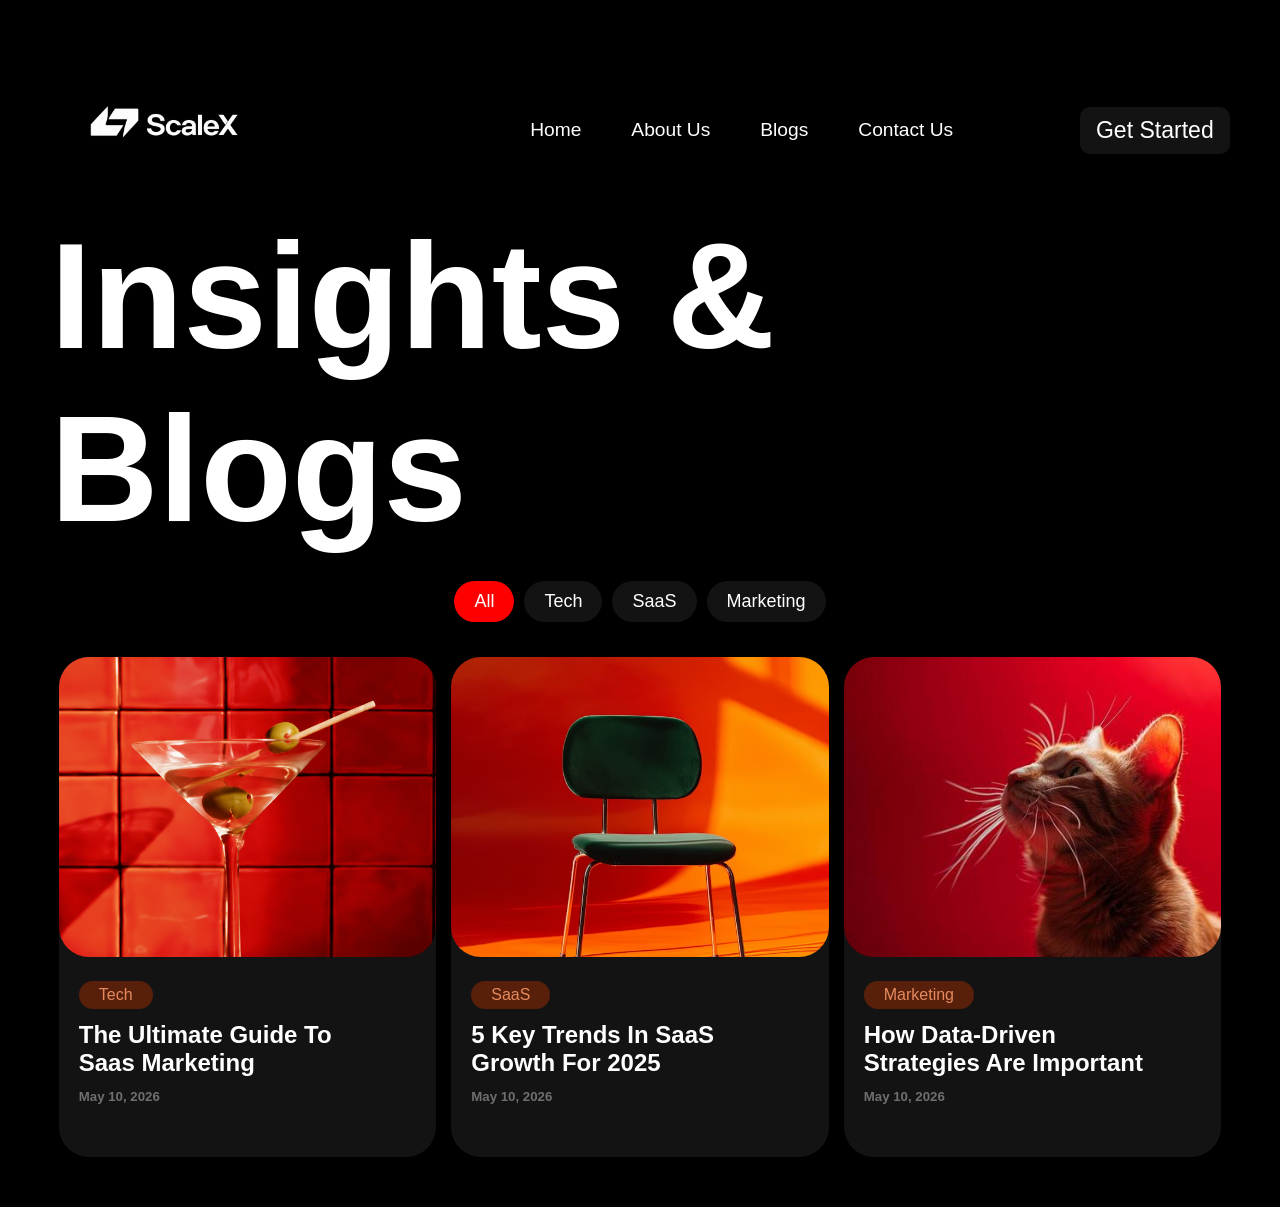
<file: A-2.1/index.html>
<!DOCTYPE html>
<html lang="en">

<head>
    <meta charset="UTF-8">
    <meta name="viewport" content="width=device-width, initial-scale=1.0">
    <title>ScaleX</title>
    <link rel="shortcut icon" href="assets/Logo.png" type="image/x-icon">
    <link rel="stylesheet" href="style.css">
</head>

<body>
    <nav>
        <div class="nleft">
            <img style="width: 240px; margin-right: 240px;" src="assets\Logo.png" alt="no image">
            <div class="ndec"><a href="">Home</a><a href="">About Us</a><a href="">Blogs</a><a href="">Contact Us</a>
            </div>
        </div>
        <div class="nright"><button>Get Started</button></div>
    </nav>
    <div class="box1">
        <h1>Insights & Blogs</h1>
    </div>
    <div class="box2"><a href="">All</a><a href="">Tech</a><a href="">SaaS</a><a href="">Marketing</a></div>

    <div class="box3">
        <div class="card">
            <img src="assets/LemonImg2.png" alt="">
            <div class="cdec">
                <a href="">Tech</a>
                <h2>The Ultimate Guide To <br> Saas Marketing</h2>
                <h5>May 10, 2026</h5>
            </div>
        </div>
        <div class="card"><img src="assets/ChairImg.avif" alt="">
            <div class="cdec">
                <a href="">SaaS</a>
                <h2>5 Key Trends In SaaS <br> Growth For 2025</h2>
                <h5>May 10, 2026</h5>
            </div>
        </div>
        <div class="card"><img src="assets/CatImg2.jpg" alt="">
            <div class="cdec"><a href="">Marketing</a>
                <h2>How Data-Driven <br> Strategies Are Important</h2>
                <h5>May 10, 2026</h5>
            </div>
        </div>
    </div>
</body>

</html>
</file>
<file: A-2.1/style.css>
* {
    margin: 0;
    padding: 0;
    box-sizing: border-box;
}

html,
body {
    height: 100%;
    width: 100%;
    background-color: #000000;
    color: #FFFFFF;
    padding: 2%;
    font-family: 'Lucida Sans', 'Lucida Sans Regular', 'Lucida Grande', 'Lucida Sans Unicode', Geneva, Verdana, sans-serif;
}

nav {
    display: flex;
    align-items: center;
    justify-content: space-between;
    font-size: larger;
}

.nleft {
    display: flex;
    align-items: center;
    justify-content: space-between;
}

.ndec {
    display: flex;
    gap: 50px;
}

a {
    text-decoration: none;
    color: #FFFFFF;
}

button {
    font-size: larger;
    padding: 10px;
    width: 150px;
    color: #FFFFFF;
    border: none;
    background-color: #131313;
    border-radius: 10px;
}

/* box1*/

.box1 {
    display: flex;
    justify-content: right;
    font-size: 75px;
}

/* box2 */

.box2 {
    display: flex;
    align-items: center;
    justify-content: center;
    gap: 10px;
    font-size: larger;
    padding: 25px 0;
}

.box2 a {
    font-size: large;
    padding: 10px 20px;
    background-color: #131313;
    border-radius: 35px;

}

.box2 a:first-child {
    background-color: red;
}

/* box3 */

.box3 {
    display: flex;
    align-items: center;
    justify-content: center;
    gap: 15px;
    padding-top: 10px;
    padding-bottom: 50px;
}

.card {
    border-radius: 30px;
    background-color: #131313;
    width: 32%;
    height: 500px;
}

.card img {
    padding: 0;
    border-radius: 30px;
    object-fit: cover;
    width: 100%;
    height: 60%;
}

.cdec {
    padding: 20px;
    display: flex;
    flex-direction: column;
    gap: 12px;
    align-items: flex-start;
}

.box3 a {
    padding: 5px 20px;
    border-radius: 35px;
    background-color: #58200A;
    color: #E5895F;
}

.box3 h5 {
    color: #6F6F6F;
}
</file>
